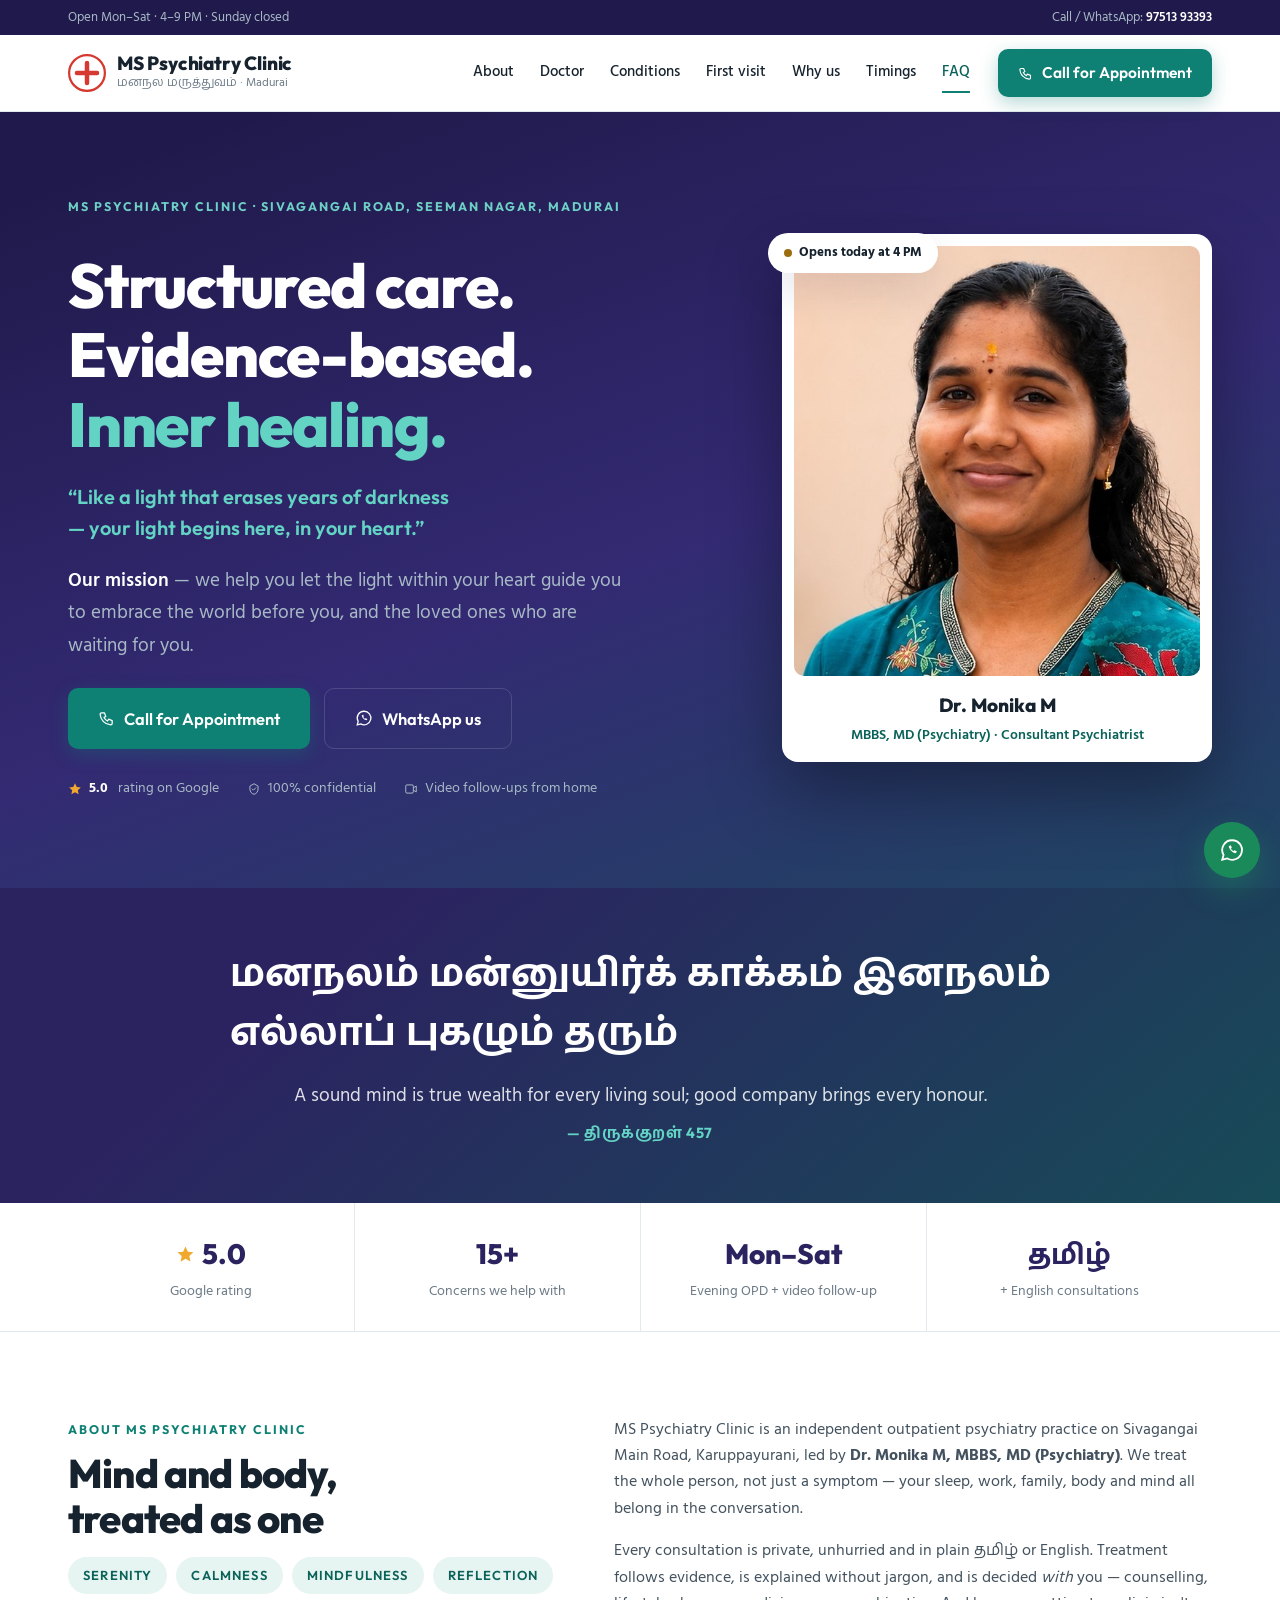
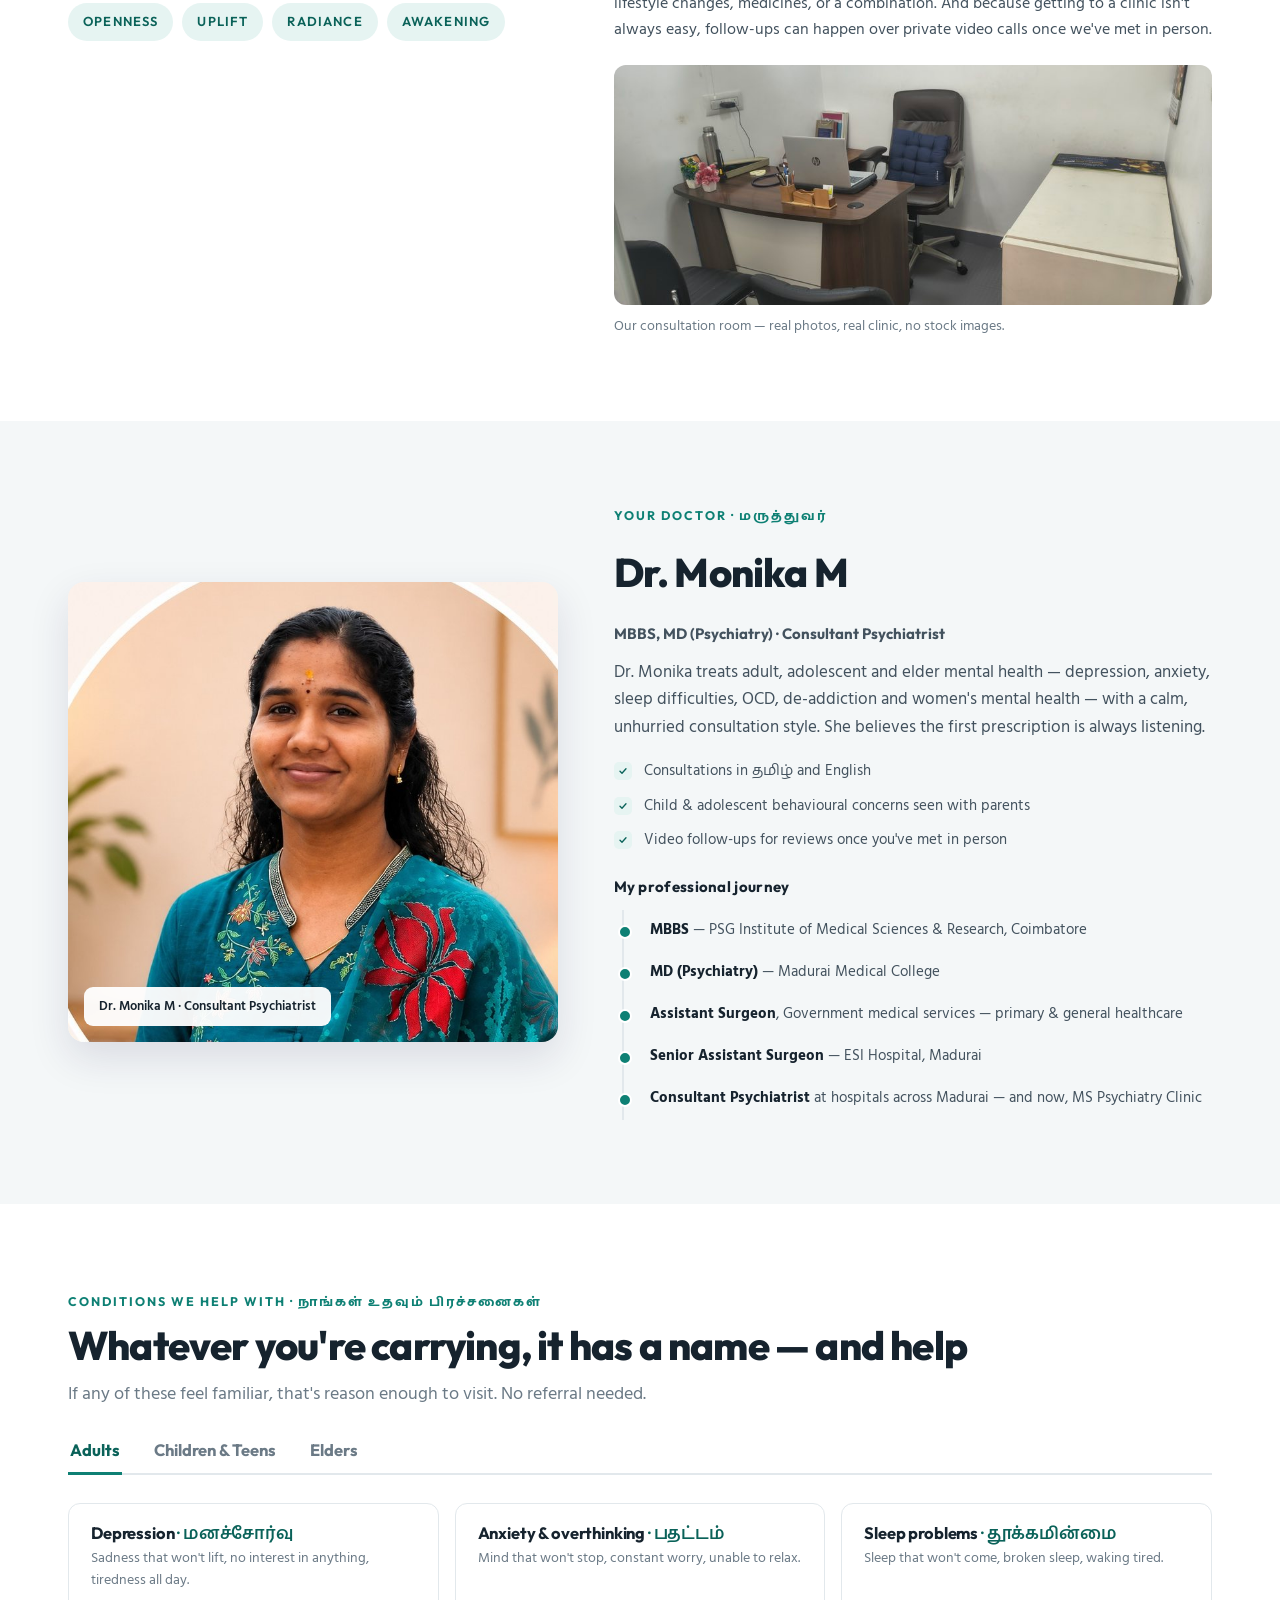
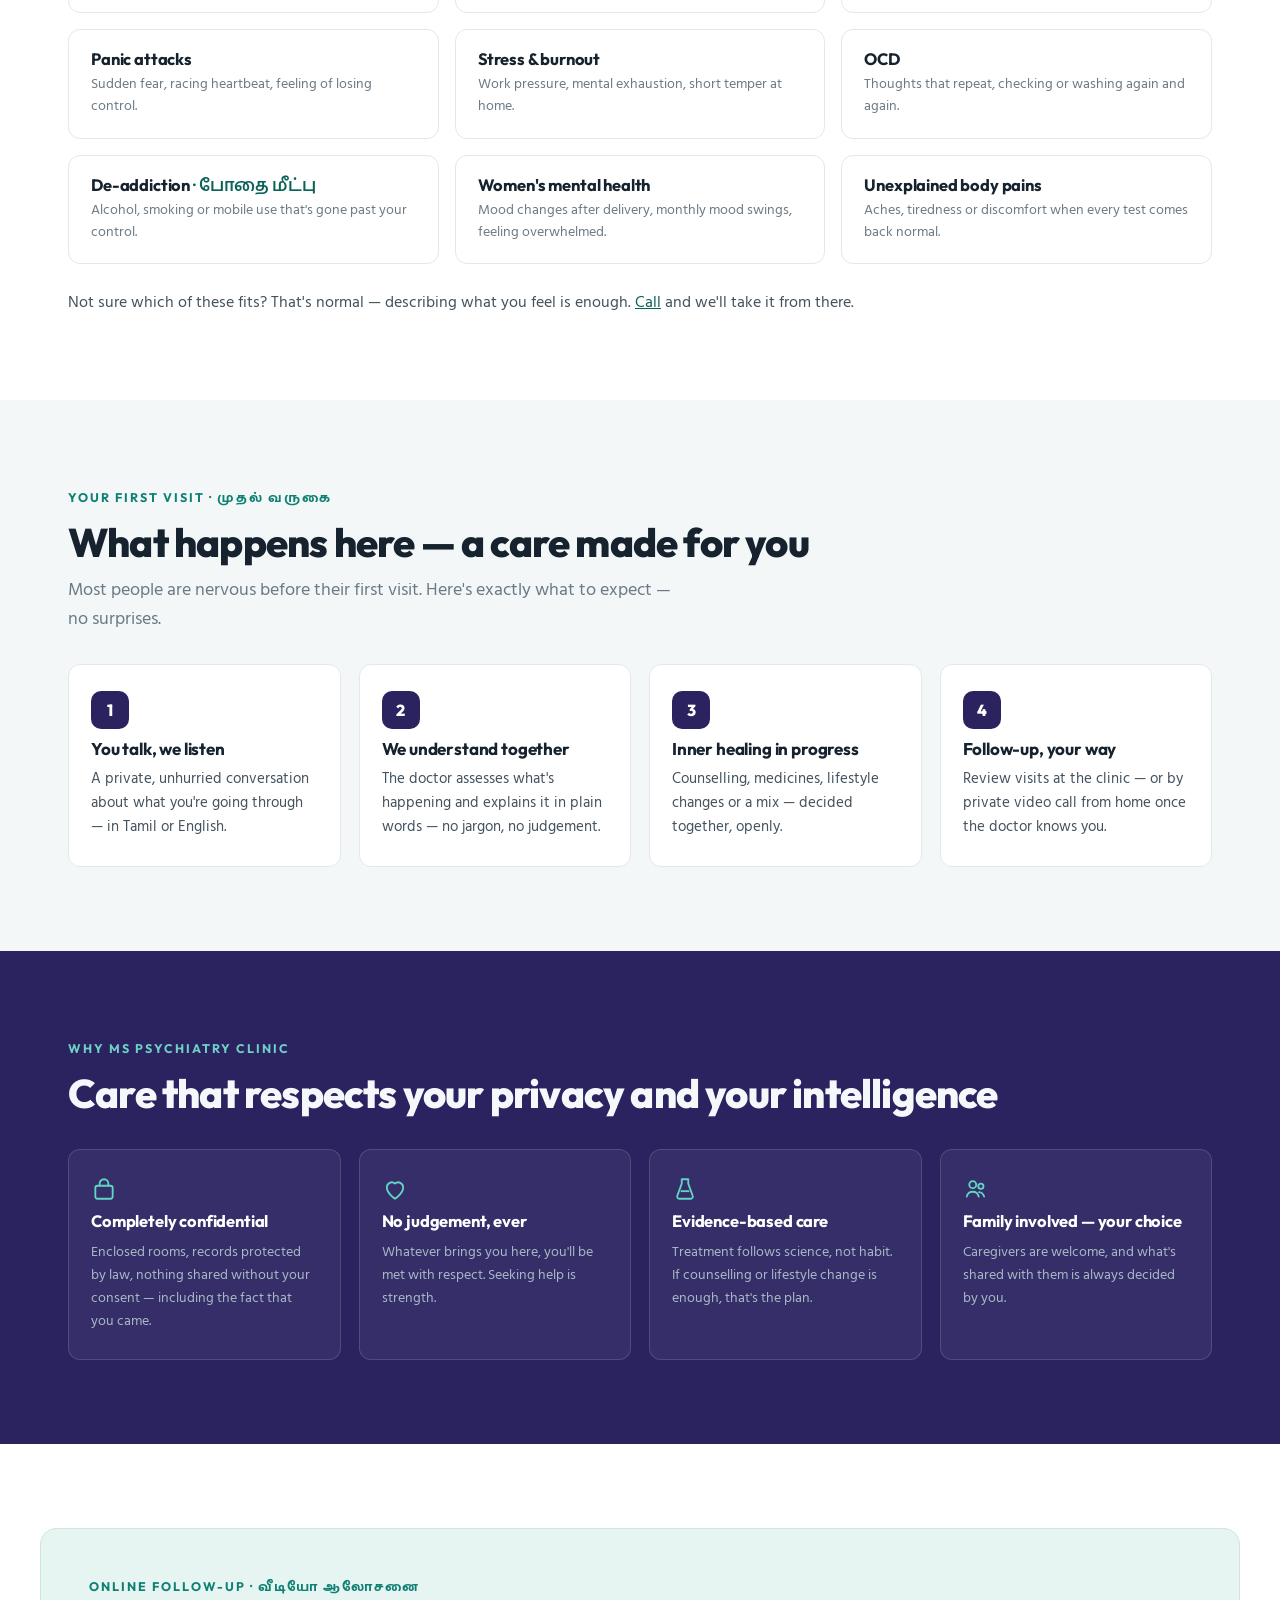
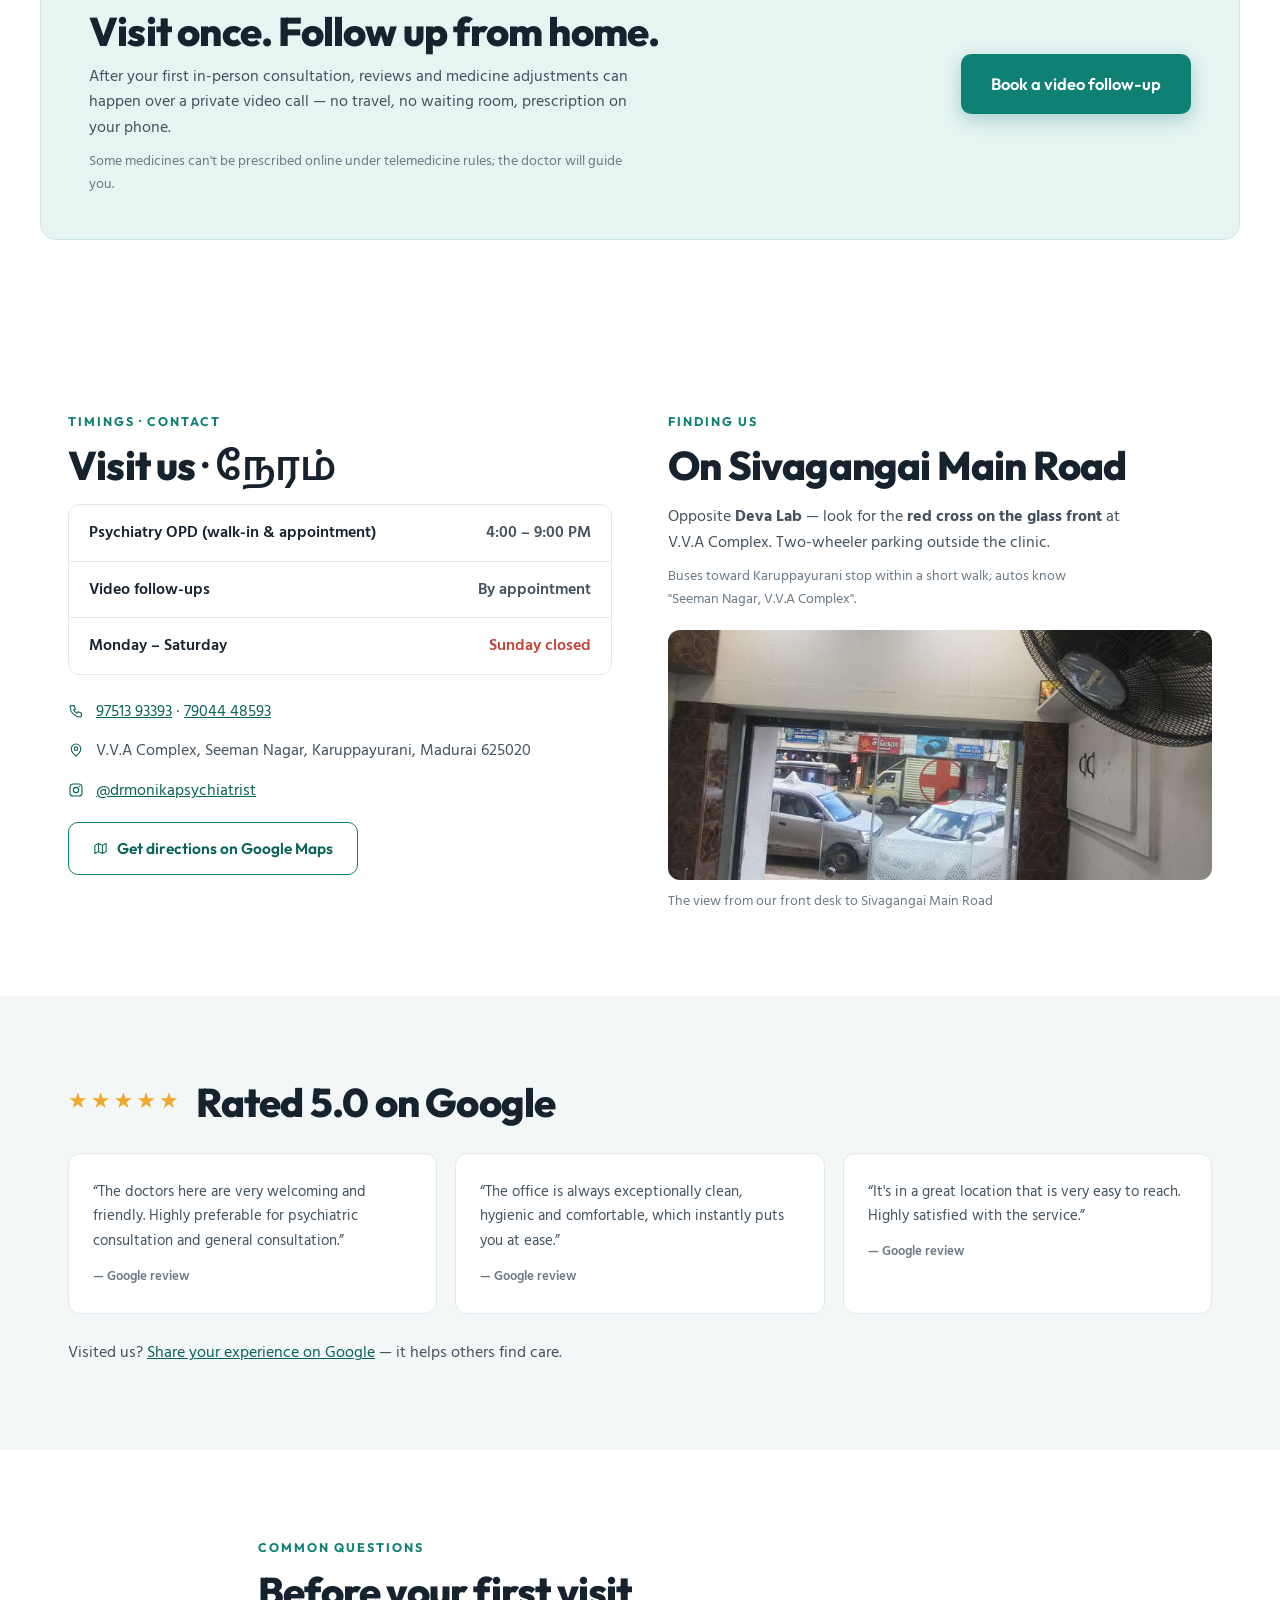
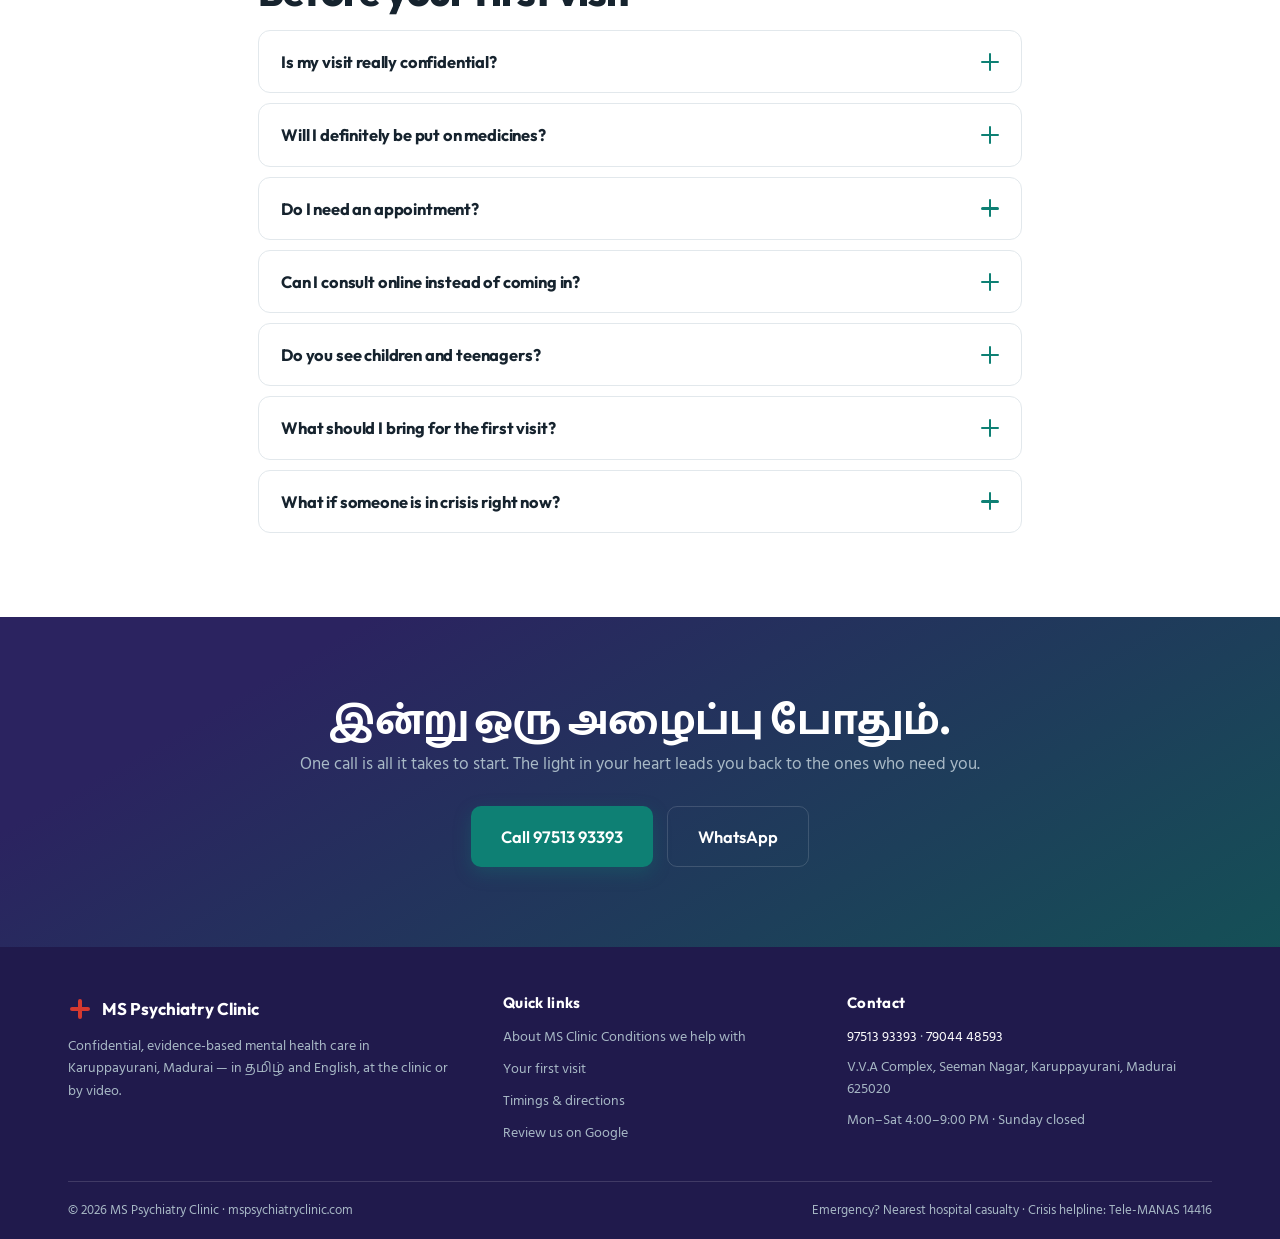
<file: index.html>
<!doctype html>
<html lang="en">
<head>
  <meta charset="utf-8">
  <meta name="viewport" content="width=device-width, initial-scale=1">
  <title>MS Psychiatry Clinic, Madurai — Confidential Mental Health Care | மனநல மருத்துவம்</title>
  <meta name="description" content="MS Psychiatry Clinic, Karuppayurani, Madurai — confidential psychiatric consultation by Dr. Monika M, MD (Psychiatry). Depression, anxiety, sleep, de-addiction, child &amp; elder mental health. Call 97513 93393.">
  <link rel="canonical" href="https://mspsychiatryclinic.com/">
  <meta property="og:title" content="MS Psychiatry Clinic, Madurai — Confidential Mental Health Care">
  <meta property="og:description" content="Talk to a psychiatrist in private, in Tamil or English. Evening OPD on Sivagangai Main Road, Karuppayurani — and video follow-ups from home.">
  <meta property="og:type" content="website">
  <meta property="og:url" content="https://mspsychiatryclinic.com/">
  <meta property="og:image" content="https://mspsychiatryclinic.com/assets/dr-monika-hero-v5.jpg">
  <link rel="icon" href="data:image/svg+xml,%3Csvg xmlns='http://www.w3.org/2000/svg' viewBox='0 0 24 24'%3E%3Ccircle cx='12' cy='12' r='11' fill='white' stroke='%23D5392F' stroke-width='1.5'/%3E%3Cpath d='M12 5v14M5 12h14' stroke='%23D5392F' stroke-width='3.4' stroke-linecap='round'/%3E%3C/svg%3E">
  <link rel="preconnect" href="https://fonts.googleapis.com">
  <link rel="preconnect" href="https://fonts.gstatic.com" crossorigin>
  <link rel="stylesheet" href="https://fonts.googleapis.com/css2?family=Outfit:wght@500;600;700;800&family=Hind+Madurai:wght@400;500;600;700&display=swap">
  <link rel="stylesheet" href="css/style.css?v=10">
  <script type="application/ld+json">
  {
    "@context": "https://schema.org",
    "@type": "MedicalClinic",
    "name": "MS Psychiatry Clinic",
    "alternateName": "MS Clinic Madurai",
    "url": "https://mspsychiatryclinic.com/",
    "image": "https://mspsychiatryclinic.com/assets/dr-monika-hero-v5.jpg",
    "telephone": "+91-97513-93393",
    "address": {
      "@type": "PostalAddress",
      "streetAddress": "V.V.A Complex, Seeman Nagar, Karuppayurani",
      "addressLocality": "Madurai",
      "addressRegion": "Tamil Nadu",
      "postalCode": "625020",
      "addressCountry": "IN"
    },
    "geo": { "@type": "GeoCoordinates", "latitude": 9.930453, "longitude": 78.1749287 },
    "openingHoursSpecification": [{
      "@type": "OpeningHoursSpecification",
      "dayOfWeek": ["Monday","Tuesday","Wednesday","Thursday","Friday","Saturday"],
      "opens": "16:00", "closes": "21:00"
    }],
    "medicalSpecialty": "Psychiatric",
    "physician": [{
      "@type": "Physician",
      "name": "Dr. Monika M",
      "medicalSpecialty": "Psychiatric",
      "description": "MBBS, MD (Psychiatry) — Consultant Psychiatrist"
    }]
  }
  </script>
</head>
<body>

<a class="skip-link" href="#conditions">Skip to content</a>

<div class="topbar">
  <div class="topbar-inner">
    <span class="topbar-loc">Open Mon–Sat · 4–9 PM · Sunday closed</span>
    <span>Call / WhatsApp: <a href="tel:+919751393393">97513 93393</a></span>
  </div>
</div>

<header class="site-header" id="top">
  <div class="container header-inner">
    <a class="brand" href="#top" aria-label="MS Psychiatry Clinic home">
      <svg width="38" height="38" viewBox="0 0 34 34" fill="none" aria-hidden="true"><circle cx="17" cy="17" r="16" stroke="#D5392F" stroke-width="2"/><path d="M17 8v18M8 17h18" stroke="#D5392F" stroke-width="4" stroke-linecap="round"/></svg>
      <span class="brand-text">
        <span class="brand-name">MS Psychiatry Clinic</span>
        <span class="brand-sub">மனநல மருத்துவம் · Madurai</span>
      </span>
    </a>
    <nav class="site-nav" aria-label="Main">
      <a href="#about">About</a>
      <a href="#doctor">Doctor</a>
      <a href="#conditions">Conditions</a>
      <a href="#visit">First visit</a>
      <a href="#why">Why us</a>
      <a href="#timings">Timings</a>
      <a href="#faq">FAQ</a>
    </nav>
    <a class="btn btn-primary btn-call" href="tel:+919751393393">
      <svg width="15" height="15" viewBox="0 0 24 24" fill="none" aria-hidden="true"><path d="M5 4h4l2 5-2.5 1.5a12 12 0 0 0 5 5L15 13l5 2v4a2 2 0 0 1-2 2A16 16 0 0 1 3 6a2 2 0 0 1 2-2z" stroke="currentColor" stroke-width="1.8" stroke-linejoin="round"/></svg>
      Call for Appointment
    </a>
    <button class="nav-toggle" aria-expanded="false" aria-controls="mobile-nav" aria-label="Menu">
      <span></span><span></span><span></span>
    </button>
  </div>
  <nav class="mobile-nav" id="mobile-nav" aria-label="Mobile">
    <a href="#about">About MS Clinic</a>
    <a href="#doctor">The doctor</a>
    <a href="#conditions">Conditions we help with</a>
    <a href="#visit">Your first visit</a>
    <a href="#why">Why MS Clinic</a>
    <a href="#timings">Timings &amp; contact</a>
    <a href="#faq">FAQ</a>
    <a class="btn btn-primary" href="tel:+919751393393">Call 97513 93393</a>
  </nav>
</header>

<main>

  <!-- ============ HERO ============ -->
  <section class="hero">
    <div class="container hero-grid">
      <div class="hero-copy reveal">
        <span class="eyebrow eyebrow-light">MS PSYCHIATRY CLINIC · SIVAGANGAI ROAD, SEEMAN NAGAR, MADURAI</span>
        <h1>Structured care.<br>Evidence-based.<br><span class="accent">Inner healing.</span></h1>
        <p class="hero-light-quote">“Like a light that erases years of darkness — your light begins here, in your heart.”</p>
        <p class="hero-mission"><strong>Our mission</strong> — we help you let the light within your heart guide you to embrace the world before you, and the loved ones who are waiting for you.</p>
        <div class="hero-ctas">
          <a class="btn btn-primary btn-lg" href="tel:+919751393393">
            <svg width="17" height="17" viewBox="0 0 24 24" fill="none" aria-hidden="true"><path d="M5 4h4l2 5-2.5 1.5a12 12 0 0 0 5 5L15 13l5 2v4a2 2 0 0 1-2 2A16 16 0 0 1 3 6a2 2 0 0 1 2-2z" stroke="currentColor" stroke-width="1.8" stroke-linejoin="round"/></svg>
            Call for Appointment
          </a>
          <a class="btn btn-ghost-light btn-lg" href="https://wa.me/919751393393?text=Vanakkam%2C%20I%20would%20like%20to%20book%20a%20consultation%20at%20MS%20Psychiatry%20Clinic." target="_blank" rel="noopener">
            <svg width="18" height="18" viewBox="0 0 24 24" fill="none" aria-hidden="true"><path d="M12 3a9 9 0 0 0-7.8 13.5L3 21l4.7-1.2A9 9 0 1 0 12 3z" stroke="currentColor" stroke-width="1.7"/><path d="M9 8.5c.4 2.9 3.6 6.1 6.5 6.5l1-1.8-2.3-1-1 .8a7 7 0 0 1-2.2-2.2l.8-1-1-2.3z" fill="currentColor"/></svg>
            WhatsApp us
          </a>
        </div>
        <ul class="trust-row" role="list">
          <li>
            <svg width="14" height="14" viewBox="0 0 24 24" fill="#F0A92E" aria-hidden="true"><path d="M12 2l3 6.5 7 .8-5.2 4.7 1.4 6.9L12 17.5 5.8 21l1.4-7L2 9.3l7-.8z"/></svg>
            <strong>5.0</strong>&nbsp;rating on Google
          </li>
          <li>
            <svg width="14" height="14" viewBox="0 0 24 24" fill="none" aria-hidden="true"><path d="M12 3l7 4v5c0 4.4-3 8.4-7 9-4-.6-7-4.6-7-9V7z" stroke="currentColor" stroke-width="1.7" stroke-linejoin="round"/><path d="M9 12l2 2 4-4" stroke="currentColor" stroke-width="1.7" stroke-linecap="round" stroke-linejoin="round"/></svg>
            100% confidential
          </li>
          <li>
            <svg width="14" height="14" viewBox="0 0 24 24" fill="none" aria-hidden="true"><rect x="3" y="5" width="13" height="14" rx="2" stroke="currentColor" stroke-width="1.7"/><path d="M16 10l5-3v10l-5-3" stroke="currentColor" stroke-width="1.7" stroke-linejoin="round"/></svg>
            Video follow-ups from home
          </li>
        </ul>
      </div>
      <div class="hero-card reveal">
        <p class="hero-badge" id="open-status" hidden><span class="dot" aria-hidden="true"></span><span id="open-status-text"></span></p>
        <figure class="hero-card-photo">
          <img src="assets/dr-monika-hero-v5.jpg" alt="Dr. Monika M, Consultant Psychiatrist at MS Psychiatry Clinic, Madurai" width="430" height="430" loading="eager">
          <figcaption class="hero-card-name">
            <span class="n">Dr. Monika M</span>
            <span class="q">MBBS, MD (Psychiatry) · Consultant Psychiatrist</span>
          </figcaption>
        </figure>
      </div>
    </div>
  </section>

  <!-- ============ KURAL ============ -->
  <section class="kural-band" aria-label="Thirukkural on mental wellness">
    <div class="container reveal">
      <p class="kural-text" lang="ta">மனநலம் மன்னுயிர்க் காக்கம் இனநலம்<br>எல்லாப் புகழும் தரும்</p>
      <p class="kural-meaning">A sound mind is true wealth for every living soul; good company brings every honour.</p>
      <p class="kural-cite" lang="ta">— திருக்குறள் 457</p>
    </div>
  </section>

  <!-- ============ STATS ============ -->
  <div class="stats-band">
    <div class="container stats-grid reveal-group">
      <div class="stat"><span class="stat-value"><svg width="19" height="19" viewBox="0 0 24 24" fill="#F0A92E" aria-hidden="true"><path d="M12 2l3 6.5 7 .8-5.2 4.7 1.4 6.9L12 17.5 5.8 21l1.4-7L2 9.3l7-.8z"/></svg>5.0</span><span class="stat-label">Google rating</span></div>
      <div class="stat"><span class="stat-value">15+</span><span class="stat-label">Concerns we help with</span></div>
      <div class="stat"><span class="stat-value">Mon–Sat</span><span class="stat-label">Evening OPD + video follow-up</span></div>
      <div class="stat"><span class="stat-value" lang="ta">தமிழ்</span><span class="stat-label">+ English consultations</span></div>
    </div>
  </div>

  <!-- ============ ABOUT ============ -->
  <section class="section" id="about">
    <div class="container about-grid">
      <div class="reveal">
        <span class="eyebrow">ABOUT MS PSYCHIATRY CLINIC</span>
        <h2>Mind and body, treated as one</h2>
        <ul class="word-row" role="list" aria-label="What care here feels like">
          <li>Serenity</li><li>Calmness</li><li>Mindfulness</li><li>Reflection</li><li>Openness</li><li>Uplift</li><li>Radiance</li><li>Awakening</li>
        </ul>
      </div>
      <div class="about-copy reveal">
        <p>MS Psychiatry Clinic is an independent outpatient psychiatry practice on Sivagangai Main Road, Karuppayurani, led by <strong>Dr. Monika M, MBBS, MD (Psychiatry)</strong>. We treat the whole person, not just a symptom — your sleep, work, family, body and mind all belong in the conversation.</p>
        <p>Every consultation is private, unhurried and in plain தமிழ் or English. Treatment follows evidence, is explained without jargon, and is decided <em>with</em> you — counselling, lifestyle changes, medicines, or a combination. And because getting to a clinic isn't always easy, follow-ups can happen over private video calls once we've met in person.</p>
        <figure class="about-photo">
          <img src="assets/consult.jpg" alt="Consultation room at MS Psychiatry Clinic" width="560" height="240" loading="lazy">
          <figcaption>Our consultation room — real photos, real clinic, no stock images.</figcaption>
        </figure>
      </div>
    </div>
  </section>

  <!-- ============ DOCTOR ============ -->
  <section class="section section-alt" id="doctor">
    <div class="container doctor-grid">
      <figure class="doctor-photo-wrap reveal">
        <img src="assets/dr-monika-doctor-v1.jpg" alt="Dr. Monika M, Consultant Psychiatrist at MS Psychiatry Clinic, Madurai" width="520" height="460" loading="lazy">
        <figcaption>Dr. Monika M · Consultant Psychiatrist</figcaption>
      </figure>
      <div class="doctor-copy reveal">
        <span class="eyebrow">YOUR DOCTOR · மருத்துவர்</span>
        <h2>Dr. Monika M</h2>
        <p class="doctor-quals">MBBS, MD (Psychiatry) · Consultant Psychiatrist</p>
        <p>Dr. Monika treats adult, adolescent and elder mental health — depression, anxiety, sleep difficulties, OCD, de-addiction and women's mental health — with a calm, unhurried consultation style. She believes the first prescription is always listening.</p>
        <ul class="doctor-points" role="list">
          <li>Consultations in தமிழ் and English</li>
          <li>Child &amp; adolescent behavioural concerns seen with parents</li>
          <li>Video follow-ups for reviews once you've met in person</li>
        </ul>
        <h3 class="journey-title">My professional journey</h3>
        <ol class="doctor-journey" role="list">
          <li><strong>MBBS</strong> — PSG Institute of Medical Sciences &amp; Research, Coimbatore</li>
          <li><strong>MD (Psychiatry)</strong> — Madurai Medical College</li>
          <li><strong>Assistant Surgeon</strong>, Government medical services — primary &amp; general healthcare</li>
          <li><strong>Senior Assistant Surgeon</strong> — ESI Hospital, Madurai</li>
          <li><strong>Consultant Psychiatrist</strong> at hospitals across Madurai — and now, MS Psychiatry Clinic</li>
        </ol>
      </div>
    </div>
  </section>

  <!-- ============ CONDITIONS ============ -->
  <section class="section" id="conditions">
    <div class="container">
      <span class="eyebrow reveal">CONDITIONS WE HELP WITH · நாங்கள் உதவும் பிரச்சனைகள்</span>
      <h2 class="reveal">Whatever you're carrying, it has a name — and help</h2>
      <p class="section-lede reveal">If any of these feel familiar, that's reason enough to visit. No referral needed.</p>

      <div class="tabs reveal" data-tabs>
        <div class="tablist" role="tablist" aria-label="Conditions by age group">
          <button class="tab is-active" id="tab-adults" role="tab" aria-selected="true" aria-controls="panel-adults">Adults</button>
          <button class="tab" id="tab-children" role="tab" aria-selected="false" aria-controls="panel-children" tabindex="-1">Children &amp; Teens</button>
          <button class="tab" id="tab-elders" role="tab" aria-selected="false" aria-controls="panel-elders" tabindex="-1">Elders</button>
        </div>

        <div class="tabpanel is-active" id="panel-adults" role="tabpanel" aria-labelledby="tab-adults">
          <div class="condition-grid">
            <div class="condition-card"><h3>Depression <span lang="ta">· மனச்சோர்வு</span></h3><p>Sadness that won't lift, no interest in anything, tiredness all day.</p></div>
            <div class="condition-card"><h3>Anxiety &amp; overthinking <span lang="ta">· பதட்டம்</span></h3><p>Mind that won't stop, constant worry, unable to relax.</p></div>
            <div class="condition-card"><h3>Sleep problems <span lang="ta">· தூக்கமின்மை</span></h3><p>Sleep that won't come, broken sleep, waking tired.</p></div>
            <div class="condition-card"><h3>Panic attacks</h3><p>Sudden fear, racing heartbeat, feeling of losing control.</p></div>
            <div class="condition-card"><h3>Stress &amp; burnout</h3><p>Work pressure, mental exhaustion, short temper at home.</p></div>
            <div class="condition-card"><h3>OCD</h3><p>Thoughts that repeat, checking or washing again and again.</p></div>
            <div class="condition-card"><h3>De-addiction <span lang="ta">· போதை மீட்பு</span></h3><p>Alcohol, smoking or mobile use that's gone past your control.</p></div>
            <div class="condition-card"><h3>Women's mental health</h3><p>Mood changes after delivery, monthly mood swings, feeling overwhelmed.</p></div>
            <div class="condition-card"><h3>Unexplained body pains</h3><p>Aches, tiredness or discomfort when every test comes back normal.</p></div>
          </div>
        </div>

        <div class="tabpanel" id="panel-children" role="tabpanel" aria-labelledby="tab-children" hidden>
          <div class="condition-grid">
            <div class="condition-card"><h3>Focus &amp; hyperactivity</h3><p>Can't sit still, poor concentration, school complaints.</p></div>
            <div class="condition-card"><h3>Behaviour &amp; mood changes</h3><p>Sudden anger, withdrawal, refusing school.</p></div>
            <div class="condition-card"><h3>Exam stress</h3><p>Fear of exams, blanking out, pressure that's become too much.</p></div>
            <div class="condition-card"><h3>Mobile &amp; gaming overuse</h3><p>Screens taking over sleep, studies and family time.</p></div>
          </div>
          <p class="panel-footnote">A parent or guardian always joins the consultation for anyone under 18.</p>
        </div>

        <div class="tabpanel" id="panel-elders" role="tabpanel" aria-labelledby="tab-elders" hidden>
          <div class="condition-grid">
            <div class="condition-card"><h3>Memory problems <span lang="ta">· மறதி</span></h3><p>Forgetting names and places, repeating questions, losing things.</p></div>
            <div class="condition-card"><h3>Loneliness &amp; low mood</h3><p>Withdrawn, tearful, no interest in food or family.</p></div>
            <div class="condition-card"><h3>Sleep changes</h3><p>Awake at night, sleepy all day, restlessness.</p></div>
            <div class="condition-card"><h3>Suspicion &amp; confusion</h3><p>New suspiciousness, talking to self, seeing or hearing things.</p></div>
          </div>
        </div>
      </div>
      <p class="conditions-note reveal">Not sure which of these fits? That's normal — describing what you feel is enough. <a href="tel:+919751393393">Call</a> and we'll take it from there.</p>
    </div>
  </section>

  <!-- ============ FIRST VISIT ============ -->
  <section class="section section-alt" id="visit">
    <div class="container">
      <span class="eyebrow reveal">YOUR FIRST VISIT · முதல் வருகை</span>
      <h2 class="reveal">What happens here — a care made for you</h2>
      <p class="section-lede reveal">Most people are nervous before their first visit. Here's exactly what to expect — no surprises.</p>
      <ol class="journey reveal-group" role="list">
        <li class="journey-step">
          <span class="step-num">1</span>
          <h3>You talk, we listen</h3>
          <p>A private, unhurried conversation about what you're going through — in Tamil or English.</p>
        </li>
        <li class="journey-step">
          <span class="step-num">2</span>
          <h3>We understand together</h3>
          <p>The doctor assesses what's happening and explains it in plain words — no jargon, no judgement.</p>
        </li>
        <li class="journey-step">
          <span class="step-num">3</span>
          <h3>Inner healing in progress</h3>
          <p>Counselling, medicines, lifestyle changes or a mix — decided together, openly.</p>
        </li>
        <li class="journey-step">
          <span class="step-num">4</span>
          <h3>Follow-up, your way</h3>
          <p>Review visits at the clinic — or by private video call from home once the doctor knows you.</p>
        </li>
      </ol>
    </div>
  </section>

  <!-- ============ WHY US ============ -->
  <section class="section section-dark" id="why">
    <div class="container">
      <span class="eyebrow eyebrow-light reveal">WHY MS PSYCHIATRY CLINIC</span>
      <h2 class="on-dark reveal">Care that respects your privacy and your intelligence</h2>
      <div class="why-grid reveal-group">
        <div class="why-card">
          <svg width="26" height="26" viewBox="0 0 24 24" fill="none" aria-hidden="true"><rect x="4" y="9" width="16" height="12" rx="2" stroke="currentColor" stroke-width="1.7"/><path d="M8 9V7a4 4 0 1 1 8 0v2" stroke="currentColor" stroke-width="1.7"/></svg>
          <h3>Completely confidential</h3>
          <p>Enclosed rooms, records protected by law, nothing shared without your consent — including the fact that you came.</p>
        </div>
        <div class="why-card">
          <svg width="26" height="26" viewBox="0 0 24 24" fill="none" aria-hidden="true"><path d="M12 21s-7.5-5-7.5-10.5A4.5 4.5 0 0 1 12 7a4.5 4.5 0 0 1 7.5 3.5C19.5 16 12 21 12 21z" stroke="currentColor" stroke-width="1.7" stroke-linejoin="round"/></svg>
          <h3>No judgement, ever</h3>
          <p>Whatever brings you here, you'll be met with respect. Seeking help is strength.</p>
        </div>
        <div class="why-card">
          <svg width="26" height="26" viewBox="0 0 24 24" fill="none" aria-hidden="true"><path d="M9 3h6v4l4 11a2 2 0 0 1-2 3H7a2 2 0 0 1-2-3L9 7z" stroke="currentColor" stroke-width="1.7" stroke-linejoin="round"/><path d="M8 14h8" stroke="currentColor" stroke-width="1.7"/></svg>
          <h3>Evidence-based care</h3>
          <p>Treatment follows science, not habit. If counselling or lifestyle change is enough, that's the plan.</p>
        </div>
        <div class="why-card">
          <svg width="26" height="26" viewBox="0 0 24 24" fill="none" aria-hidden="true"><circle cx="9" cy="8" r="3.2" stroke="currentColor" stroke-width="1.7"/><circle cx="16.5" cy="9.5" r="2.4" stroke="currentColor" stroke-width="1.7"/><path d="M3.5 19c.6-3 2.8-4.5 5.5-4.5s4.9 1.5 5.5 4.5M14.8 14.9c2.2.2 3.9 1.5 4.7 4.1" stroke="currentColor" stroke-width="1.7" stroke-linecap="round"/></svg>
          <h3>Family involved — your choice</h3>
          <p>Caregivers are welcome, and what's shared with them is always decided by you.</p>
        </div>
      </div>
    </div>
  </section>

  <!-- ============ ONLINE FOLLOW-UP ============ -->
  <section class="section" id="online">
    <div class="container online-strip reveal">
      <div>
        <span class="eyebrow">ONLINE FOLLOW-UP · வீடியோ ஆலோசனை</span>
        <h2>Visit once. Follow up from home.</h2>
        <p>After your first in-person consultation, reviews and medicine adjustments can happen over a private video call — no travel, no waiting room, prescription on your phone. <span class="fine-inline">Some medicines can't be prescribed online under telemedicine rules; the doctor will guide you.</span></p>
      </div>
      <div>
        <!-- TODO: replace href with the Eka Care / booking page URL when live -->
        <a class="btn btn-primary btn-lg" href="https://wa.me/919751393393?text=I%20would%20like%20to%20book%20an%20online%20follow-up." target="_blank" rel="noopener">Book a video follow-up</a>
      </div>
    </div>
  </section>

  <!-- ============ TIMINGS + CONTACT ============ -->
  <section class="section" id="timings">
    <div class="container timing-grid">
      <div class="reveal">
        <span class="eyebrow">TIMINGS · CONTACT</span>
        <h2>Visit us <span lang="ta" style="font-weight: 600">· நேரம்</span></h2>
        <table class="timing-table">
          <tbody>
            <!-- TODO: confirm final psychiatry OPD hours with the clinic -->
            <tr><th scope="row">Psychiatry OPD (walk-in &amp; appointment)</th><td>4:00 – 9:00 PM</td></tr>
            <tr><th scope="row">Video follow-ups</th><td>By appointment</td></tr>
            <tr><th scope="row">Monday – Saturday</th><td class="closed">Sunday closed</td></tr>
          </tbody>
        </table>
        <ul class="contact-list" role="list">
          <li>
            <svg width="16" height="16" viewBox="0 0 24 24" fill="none" aria-hidden="true"><path d="M5 4h4l2 5-2.5 1.5a12 12 0 0 0 5 5L15 13l5 2v4a2 2 0 0 1-2 2A16 16 0 0 1 3 6a2 2 0 0 1 2-2z" stroke="currentColor" stroke-width="1.7" stroke-linejoin="round"/></svg>
            <span><a href="tel:+919751393393">97513 93393</a>&nbsp;·&nbsp;<a href="tel:+917904448593">79044 48593</a></span>
          </li>
          <li>
            <svg width="16" height="16" viewBox="0 0 24 24" fill="none" aria-hidden="true"><path d="M12 21s-7-5.5-7-11a7 7 0 1 1 14 0c0 5.5-7 11-7 11z" stroke="currentColor" stroke-width="1.7"/><circle cx="12" cy="10" r="2.6" stroke="currentColor" stroke-width="1.7"/></svg>
            <span>V.V.A Complex, Seeman Nagar, Karuppayurani, Madurai 625020</span>
          </li>
          <li>
            <svg width="16" height="16" viewBox="0 0 24 24" fill="none" aria-hidden="true"><rect x="3" y="3" width="18" height="18" rx="5" stroke="currentColor" stroke-width="1.7"/><circle cx="12" cy="12" r="4" stroke="currentColor" stroke-width="1.7"/><circle cx="17.2" cy="6.8" r="1.2" fill="currentColor"/></svg>
            <a href="https://www.instagram.com/drmonikapsychiatrist" target="_blank" rel="noopener">@drmonikapsychiatrist</a>
          </li>
        </ul>
        <a class="btn btn-outline" href="https://www.google.com/maps/search/?api=1&query=MS%20Psychiatry%20Clinic%20Seeman%20Nagar%20Karuppayurani%20Madurai" target="_blank" rel="noopener">
          <svg width="15" height="15" viewBox="0 0 24 24" fill="none" aria-hidden="true"><path d="M3 7l6-3 6 3 6-3v13l-6 3-6-3-6 3z" stroke="currentColor" stroke-width="1.7" stroke-linejoin="round"/><path d="M9 4v13M15 7v13" stroke="currentColor" stroke-width="1.7"/></svg>
          Get directions on Google Maps
        </a>
      </div>
      <div class="reveal">
        <span class="eyebrow">FINDING US</span>
        <h2>On Sivagangai Main Road</h2>
        <div class="finding-note">
          <p>Opposite <strong>Deva Lab</strong> — look for the <strong>red cross on the glass front</strong> at V.V.A Complex. Two-wheeler parking outside the clinic.</p>
          <p class="finding-transit">Buses toward Karuppayurani stop within a short walk; autos know "Seeman Nagar, V.V.A Complex".</p>
        </div>
        <figure class="finding-photo">
          <img src="assets/lobby.jpg" alt="View from inside MS Psychiatry Clinic toward Sivagangai Main Road" width="560" height="250" loading="lazy">
          <figcaption>The view from our front desk to Sivagangai Main Road</figcaption>
        </figure>
      </div>
    </div>
  </section>

  <!-- ============ REVIEWS ============ -->
  <section class="section section-alt" id="reviews">
    <div class="container">
      <div class="rating-head reveal">
        <span class="stars" aria-label="5 out of 5 stars">★★★★★</span>
        <h2>Rated 5.0 on Google</h2>
      </div>
      <div class="review-grid reveal-group">
        <blockquote class="review-card">
          <p>“The doctors here are very welcoming and friendly. Highly preferable for psychiatric consultation and general consultation.”</p>
          <cite>— Google review</cite>
        </blockquote>
        <blockquote class="review-card">
          <p>“The office is always exceptionally clean, hygienic and comfortable, which instantly puts you at ease.”</p>
          <cite>— Google review</cite>
        </blockquote>
        <blockquote class="review-card">
          <p>“It's in a great location that is very easy to reach. Highly satisfied with the service.”</p>
          <cite>— Google review</cite>
        </blockquote>
      </div>
      <p class="review-cta reveal">Visited us? <a href="https://g.page/r/CeFRqTSVjq4PEBM/review" target="_blank" rel="noopener">Share your experience on Google</a> — it helps others find care.</p>
    </div>
  </section>

  <!-- ============ FAQ ============ -->
  <section class="section" id="faq">
    <div class="container container-narrow">
      <span class="eyebrow reveal">COMMON QUESTIONS</span>
      <h2 class="reveal">Before your first visit</h2>
      <div class="faq reveal">
        <details>
          <summary>Is my visit really confidential? <span class="faq-icon" aria-hidden="true"></span></summary>
          <p>Completely. Mental-health records are confidential by law, consultation rooms are enclosed, and nothing about your visit — including the fact that you came — is shared with anyone without your consent.</p>
        </details>
        <details>
          <summary>Will I definitely be put on medicines? <span class="faq-icon" aria-hidden="true"></span></summary>
          <p>No. Treatment is planned after understanding you — sometimes it's counselling, sometimes lifestyle changes, sometimes medicines, often a combination. If medicines are advised, the reasons, duration and side effects are explained openly, and the decision is made with you.</p>
        </details>
        <details>
          <summary>Do I need an appointment? <span class="faq-icon" aria-hidden="true"></span></summary>
          <p>Walk-ins are welcome during OPD hours, but a quick call or WhatsApp to 97513 93393 saves you waiting time.</p>
        </details>
        <details>
          <summary>Can I consult online instead of coming in? <span class="faq-icon" aria-hidden="true"></span></summary>
          <p>The first consultation is in person — that's both good medicine and what telemedicine rules require for many treatments. After that, follow-ups can happen over private video calls, with prescriptions sent to your phone.</p>
        </details>
        <details>
          <summary>Do you see children and teenagers? <span class="faq-icon" aria-hidden="true"></span></summary>
          <p>Yes — focus and behaviour concerns, exam stress, screen overuse and mood changes. A parent or guardian always joins the consultation for anyone under 18.</p>
        </details>
        <details>
          <summary>What should I bring for the first visit? <span class="faq-icon" aria-hidden="true"></span></summary>
          <p>Any previous prescriptions or reports if you have them. If you don't, that's fine — just come. Describing what you're feeling is enough to begin.</p>
        </details>
        <details>
          <summary>What if someone is in crisis right now? <span class="faq-icon" aria-hidden="true"></span></summary>
          <p>If someone has harmed themselves or is in immediate danger, go to the nearest hospital casualty now. For urgent emotional support anywhere in India, call <strong>Tele-MANAS 14416</strong> — the Government of India's free, 24×7 mental-health helpline in Tamil and English. Then let us help with ongoing care.</p>
        </details>
      </div>
    </div>
  </section>

  <!-- ============ BOTTOM CTA ============ -->
  <section class="bottom-cta">
    <div class="container reveal">
      <h2 lang="ta">இன்று ஒரு அழைப்பு போதும்.</h2>
      <p>One call is all it takes to start. The light in your heart leads you back to the ones who need you.</p>
      <div class="hero-ctas center">
        <a class="btn btn-primary btn-lg" href="tel:+919751393393">Call 97513 93393</a>
        <a class="btn btn-ghost-light btn-lg" href="https://wa.me/919751393393" target="_blank" rel="noopener">WhatsApp</a>
      </div>
    </div>
  </section>

</main>

<footer class="site-footer">
  <div class="container">
    <div class="footer-grid">
      <div class="footer-col">
        <div class="footer-brand">
          <svg width="24" height="24" viewBox="0 0 24 24" fill="none" aria-hidden="true"><path d="M12 4v16M4 12h16" stroke="#D5392F" stroke-width="4" stroke-linecap="round"/></svg>
          <strong>MS Psychiatry Clinic</strong>
        </div>
        <p>Confidential, evidence-based mental health care in Karuppayurani, Madurai — in தமிழ் and English, at the clinic or by video.</p>
      </div>
      <div class="footer-col">
        <h3>Quick links</h3>
        <ul class="footer-links">
          <li><a href="#about">About MS Clinic</a> <a href="#conditions">Conditions we help with</a></li>
          <li><a href="#visit">Your first visit</a></li>
          <li><a href="#timings">Timings &amp; directions</a></li>
          <li><a href="https://g.page/r/CeFRqTSVjq4PEBM/review" target="_blank" rel="noopener">Review us on Google</a></li>
        </ul>
      </div>
      <div class="footer-col">
        <h3>Contact</h3>
        <p><a href="tel:+919751393393" style="color: #fff; text-decoration: none">97513 93393</a> · <a href="tel:+917904448593" style="color: #fff; text-decoration: none">79044 48593</a></p>
        <p>V.V.A Complex, Seeman Nagar, Karuppayurani, Madurai 625020</p>
        <p>Mon–Sat 4:00–9:00 PM · Sunday closed</p>
      </div>
    </div>
    <div class="footer-bottom">
      <span>© <span id="year">2026</span> MS Psychiatry Clinic · mspsychiatryclinic.com</span>
      <span>Emergency? Nearest hospital casualty · Crisis helpline: Tele-MANAS 14416</span>
    </div>
  </div>
</footer>

<nav class="action-bar" aria-label="Quick actions">
  <a class="action-call" href="tel:+919751393393">
    <svg width="15" height="15" viewBox="0 0 24 24" fill="none" aria-hidden="true"><path d="M5 4h4l2 5-2.5 1.5a12 12 0 0 0 5 5L15 13l5 2v4a2 2 0 0 1-2 2A16 16 0 0 1 3 6a2 2 0 0 1 2-2z" stroke="currentColor" stroke-width="1.8" stroke-linejoin="round"/></svg>
    Call
  </a>
  <a class="action-wa" href="https://wa.me/919751393393" target="_blank" rel="noopener">
    <svg width="16" height="16" viewBox="0 0 24 24" fill="none" aria-hidden="true"><path d="M12 3a9 9 0 0 0-7.8 13.5L3 21l4.7-1.2A9 9 0 1 0 12 3z" stroke="currentColor" stroke-width="1.7"/><path d="M9 8.5c.4 2.9 3.6 6.1 6.5 6.5l1-1.8-2.3-1-1 .8a7 7 0 0 1-2.2-2.2l.8-1-1-2.3z" fill="currentColor"/></svg>
    WhatsApp
  </a>
  <a class="action-map" href="https://www.google.com/maps/search/?api=1&query=MS%20Psychiatry%20Clinic%20Seeman%20Nagar%20Karuppayurani%20Madurai" target="_blank" rel="noopener">
    <svg width="15" height="15" viewBox="0 0 24 24" fill="none" aria-hidden="true"><path d="M12 21s-7-5.5-7-11a7 7 0 1 1 14 0c0 5.5-7 11-7 11z" stroke="currentColor" stroke-width="1.7"/><circle cx="12" cy="10" r="2.6" stroke="currentColor" stroke-width="1.7"/></svg>
    Directions
  </a>
</nav>

<a class="whatsapp-fab" href="https://wa.me/919751393393" target="_blank" rel="noopener" aria-label="Chat on WhatsApp">
  <svg width="26" height="26" viewBox="0 0 24 24" fill="none" aria-hidden="true"><path d="M12 3a9 9 0 0 0-7.8 13.5L3 21l4.7-1.2A9 9 0 1 0 12 3z" stroke="#fff" stroke-width="1.7"/><path d="M9 8.5c.4 2.9 3.6 6.1 6.5 6.5l1-1.8-2.3-1-1 .8a7 7 0 0 1-2.2-2.2l.8-1-1-2.3z" fill="#fff"/></svg>
</a>


<script src="js/main.js?v=4"></script>
</body>
</html>
</file>
<file: css/style.css>
/* MS Psychiatry Clinic — v4 "Deep Teal Professional"
   Wide, mission-led medical layout. Navy/teal confidence, clean cards,
   no decorative motifs. Outfit headings + Hind Madurai body (Tamil-safe). */

:root {
  --navy: #2B2360;
  --navy-2: #201A4C;
  --teal: #0E8074;
  --teal-deep: #0A6259;
  --teal-tint: #E6F4F2;
  --page: #FFFFFF;
  --alt: #F4F7F8;
  --ink: #16232E;
  --body: #43525E;
  --muted: #6B7A86;
  --line: #E2E8EC;
  --line-dark: rgba(255, 255, 255, 0.14);
  --on-dark: #F4F8FA;
  --on-dark-muted: #A8B9C6;
  --star: #F0A92E;
  --wa: #1B8A5A;
  --cross: #D5392F;
  --danger: #C24438;
  --amber: #9C6D0F;
  --green-tint: #E4F3EC;
  --font-display: 'Outfit', 'Hind Madurai', system-ui, sans-serif;
  --font-body: 'Hind Madurai', 'Noto Sans Tamil', system-ui, sans-serif;
  --radius: 12px;
  --radius-lg: 16px;
  --shadow-sm: 0 2px 10px rgba(32, 26, 76, 0.06);
  --shadow: 0 16px 40px rgba(32, 26, 76, 0.12);
  --container: 1200px;
}

* { box-sizing: border-box; }
html { scroll-behavior: smooth; scroll-padding-top: 96px; }
@media (prefers-reduced-motion: reduce) {
  html { scroll-behavior: auto; }
  .reveal, .reveal-group > * { opacity: 1 !important; transform: none !important; transition: none !important; }
}

body {
  margin: 0;
  background: var(--page);
  color: var(--ink);
  font-family: var(--font-body);
  font-size: 16.5px;
  line-height: 1.65;
  -webkit-font-smoothing: antialiased;
}

img { max-width: 100%; display: block; }
a { color: var(--teal-deep); }
::selection { background: var(--teal-tint); }

.container { max-width: var(--container); margin: 0 auto; padding: 0 28px; }
.container-narrow { max-width: 820px; }

.skip-link { position: absolute; left: -9999px; top: 0; background: var(--teal); color: #fff; padding: 10px 18px; z-index: 100; }
.skip-link:focus { left: 0; }

/* ---------- Type ---------- */
h1, h2, h3 { font-family: var(--font-display); margin: 0; line-height: 1.12; letter-spacing: -0.02em; text-wrap: balance; }
h1 { font-size: clamp(40px, 5.4vw, 62px); font-weight: 800; }
h2 { font-size: clamp(28px, 3.4vw, 40px); font-weight: 800; margin-bottom: 16px; }
h3 { font-size: 18px; font-weight: 700; letter-spacing: -0.01em; }
.eyebrow {
  display: inline-block; font-family: var(--font-display);
  font-size: 12.5px; font-weight: 700; letter-spacing: 0.16em; text-transform: uppercase;
  color: var(--teal); margin: 0 0 12px;
}
.eyebrow-light { color: #6ED0C5; }
.on-dark { color: var(--on-dark); }
.section-lede { font-size: 17.5px; color: var(--muted); margin: -4px 0 12px; max-width: 62ch; }

/* ---------- Buttons ---------- */
.btn {
  display: inline-flex; align-items: center; justify-content: center; gap: 9px;
  font-family: var(--font-display); font-size: 15.5px; font-weight: 600;
  padding: 13px 24px; border-radius: 10px; border: none; cursor: pointer;
  text-decoration: none;
  transition: background 0.16s ease, transform 0.16s ease, box-shadow 0.16s ease, border-color 0.16s ease;
}
.btn:hover { transform: translateY(-1px); }
.btn:focus-visible { outline: 3px solid #79C8BF; outline-offset: 2px; }
.btn-lg { font-size: 16.5px; padding: 16px 30px; }
.btn-primary { background: var(--teal); color: #fff; box-shadow: 0 6px 18px rgba(14, 128, 116, 0.3); }
.btn-primary:hover { background: var(--teal-deep); }
.btn-ghost-light { background: transparent; color: #fff; border: 1.5px solid var(--line-dark); }
.btn-ghost-light:hover { background: rgba(255, 255, 255, 0.08); border-color: rgba(255, 255, 255, 0.35); }
.btn-whatsapp { background: var(--wa); color: #fff; }
.btn-whatsapp:hover { filter: brightness(1.07); }
.btn-outline { background: #fff; color: var(--teal-deep); border: 1.5px solid var(--teal); margin-top: 18px; }
.btn-outline:hover { background: var(--teal-tint); }

/* ---------- Top bar + header ---------- */
.topbar { background: var(--navy-2); color: var(--on-dark-muted); font-size: 13px; }
.topbar-inner { display: flex; justify-content: space-between; align-items: center; gap: 16px; padding: 7px 28px; max-width: var(--container); margin: 0 auto; }
.topbar a { color: #fff; text-decoration: none; font-weight: 600; }
.topbar .chip-status { display: inline-flex; align-items: center; gap: 6px; font-weight: 600; }
.topbar .chip-status .dot { width: 7px; height: 7px; border-radius: 50%; background: currentColor; }
.topbar .chip-status.is-open { color: #5ED4A0; }
.topbar .chip-status.is-closed { color: #E9C077; }

.site-header {
  position: sticky; top: 0; z-index: 50;
  background: rgba(255, 255, 255, 0.94);
  backdrop-filter: blur(10px);
  -webkit-backdrop-filter: blur(10px);
  border-bottom: 1px solid var(--line);
}
.site-header.is-scrolled { box-shadow: var(--shadow-sm); }
.header-inner { display: flex; align-items: center; gap: 28px; padding-top: 14px; padding-bottom: 14px; }
.brand { display: flex; align-items: center; gap: 11px; text-decoration: none; color: var(--ink); margin-right: auto; }
.brand-text { display: flex; flex-direction: column; }
.brand-name { font-family: var(--font-display); font-size: 19px; font-weight: 800; line-height: 1.1; letter-spacing: -0.01em; }
.brand-sub { font-size: 11.5px; color: var(--muted); }
.site-nav { display: flex; gap: 26px; font-size: 15px; font-weight: 500; }
.site-nav a { color: var(--ink); text-decoration: none; padding: 6px 0; border-bottom: 2px solid transparent; transition: color 0.15s ease, border-color 0.15s ease; }
.site-nav a:hover, .site-nav a.is-active { color: var(--teal-deep); border-bottom-color: var(--teal); }
.btn-call { padding: 11px 20px; }

.nav-toggle { display: none; background: none; border: none; padding: 10px; cursor: pointer; }
.nav-toggle span { display: block; width: 22px; height: 2px; background: var(--ink); margin: 5px 0; border-radius: 2px; transition: transform 0.2s ease, opacity 0.2s ease; }
.nav-toggle[aria-expanded="true"] span:nth-child(1) { transform: translateY(7px) rotate(45deg); }
.nav-toggle[aria-expanded="true"] span:nth-child(2) { opacity: 0; }
.nav-toggle[aria-expanded="true"] span:nth-child(3) { transform: translateY(-7px) rotate(-45deg); }
.mobile-nav { display: none; flex-direction: column; padding: 8px 28px 20px; border-top: 1px solid var(--line); background: #fff; }
.mobile-nav a { padding: 13px 2px; text-decoration: none; color: var(--ink); font-weight: 500; border-bottom: 1px solid var(--line); }
.mobile-nav a.btn { border-bottom: none; margin-top: 14px; color: #fff; }
.mobile-nav.is-open { display: flex; }

/* ---------- Hero (wide, dark, mission-led) ---------- */
.hero {
  background: linear-gradient(160deg, var(--navy-2) 8%, #332A73 55%, #0F5B54 135%);
  color: var(--on-dark);
  padding: 84px 0 88px;
}
.hero-grid { display: grid; grid-template-columns: 1.15fr 0.85fr; gap: 64px; align-items: center; }
.hero-copy { display: flex; flex-direction: column; align-items: flex-start; gap: 22px; }
.hero-copy h1 { color: #fff; }
.hero-copy h1 .accent { color: #63D3C4; }
.hero-mission { font-size: 19px; line-height: 1.7; color: var(--on-dark-muted); margin: 0; max-width: 56ch; }
.hero-mission strong { color: #fff; font-weight: 600; }
.hero-ctas { display: flex; flex-wrap: wrap; gap: 14px; margin-top: 4px; }
.hero-ctas.center { justify-content: center; }
.trust-row { display: flex; flex-wrap: wrap; gap: 10px 28px; list-style: none; margin: 6px 0 0; padding: 0; font-size: 14px; color: var(--on-dark-muted); }
.trust-row li { display: flex; align-items: center; gap: 7px; }
.trust-row strong { color: #fff; }

.hero-card { position: relative; justify-self: end; width: min(430px, 100%); }
.hero-card-photo {
  margin: 0; background: #fff; border-radius: var(--radius-lg);
  padding: 12px 12px 0; box-shadow: 0 30px 70px rgba(0, 0, 0, 0.35);
}
.hero-card-photo img { width: 100%; height: 430px; object-fit: cover; border-radius: 10px; }
.hero-card-name { display: flex; flex-direction: column; gap: 2px; padding: 14px 10px 16px; text-align: center; }
.hero-card-name .n { font-family: var(--font-display); font-weight: 800; font-size: 19px; color: var(--ink); }
.hero-card-name .q { font-size: 13.5px; font-weight: 600; color: var(--teal-deep); }
.hero-badge {
  position: absolute; top: -14px; left: -14px; z-index: 2;
  display: inline-flex; align-items: center; gap: 7px;
  background: #fff; color: var(--ink); border-radius: 999px;
  font-size: 13px; font-weight: 700; padding: 9px 16px;
  box-shadow: var(--shadow);
}
.hero-badge .dot { width: 8px; height: 8px; border-radius: 50%; background: var(--muted); }
.hero-badge.is-open .dot { background: #17A56F; animation: pulse 2s ease infinite; }
.hero-badge.is-closed .dot { background: var(--amber); }
@keyframes pulse { 0%, 100% { box-shadow: 0 0 0 0 rgba(23, 165, 111, 0.45); } 50% { box-shadow: 0 0 0 6px rgba(23, 165, 111, 0); } }

/* ---------- Stats strip ---------- */
.stats-band { background: var(--page); border-bottom: 1px solid var(--line); }
.stats-grid { display: grid; grid-template-columns: repeat(4, 1fr); }
.stat { display: flex; flex-direction: column; align-items: center; gap: 3px; padding: 28px 14px; text-align: center; }
.stat + .stat { border-left: 1px solid var(--line); }
.stat-value { font-family: var(--font-display); font-size: 28px; font-weight: 800; color: var(--navy); display: flex; align-items: center; gap: 7px; }
.stat-label { font-size: 13.5px; color: var(--muted); }

/* ---------- Sections ---------- */
.section { padding: 84px 0; }
.section-alt { background: var(--alt); }
.section-dark { background: var(--navy); color: var(--on-dark); }

/* ---------- Tabs (clean underline) ---------- */
.tabs { margin-top: 18px; }
.tablist { display: flex; gap: 30px; border-bottom: 2px solid var(--line); }
.tab {
  font-family: var(--font-display); font-size: 16.5px; font-weight: 700;
  color: var(--muted); background: none; border: none; cursor: pointer;
  padding: 12px 2px; margin-bottom: -2px; border-bottom: 3px solid transparent;
  transition: color 0.15s ease, border-color 0.15s ease;
}
.tab:hover { color: var(--ink); }
.tab.is-active { color: var(--teal-deep); border-bottom-color: var(--teal); }
.tab:focus-visible { outline: 3px solid #79C8BF; outline-offset: 2px; border-radius: 4px; }
.tabpanel { padding-top: 28px; }
.tabpanel[hidden] { display: none; }

.condition-grid { display: grid; grid-template-columns: repeat(3, 1fr); gap: 16px; }
.condition-card {
  background: var(--page); border: 1px solid var(--line); border-radius: var(--radius);
  padding: 20px 22px; display: flex; flex-direction: column; gap: 6px;
  transition: border-color 0.16s ease, box-shadow 0.16s ease, transform 0.16s ease;
}
.condition-card:hover { border-color: #B9DED8; box-shadow: var(--shadow-sm); transform: translateY(-2px); }
.condition-card h3 { font-size: 16.5px; }
.condition-card h3 span[lang="ta"] { color: var(--teal-deep); font-weight: 600; }
.condition-card p { margin: 0; font-size: 14px; color: var(--muted); line-height: 1.55; }
.panel-footnote { font-size: 13.5px; color: var(--muted); margin: 16px 2px 0; }
.conditions-note { margin: 26px 0 0; font-size: 15.5px; color: var(--body); }

/* ---------- Journey ---------- */
.journey { display: grid; grid-template-columns: repeat(4, 1fr); gap: 18px; list-style: none; margin: 30px 0 0; padding: 0; }
.journey-step {
  background: var(--page); border: 1px solid var(--line); border-radius: var(--radius);
  padding: 26px 22px; display: flex; flex-direction: column; gap: 10px;
}
.journey-step .step-num {
  width: 38px; height: 38px; border-radius: 10px;
  background: var(--navy); color: #fff;
  display: flex; align-items: center; justify-content: center;
  font-family: var(--font-display); font-weight: 800; font-size: 16px;
}
.journey-step h3 { font-size: 17px; }
.journey-step p { margin: 0; font-size: 14.5px; color: var(--body); }

/* ---------- Why us (dark band) ---------- */
.why-grid { display: grid; grid-template-columns: repeat(4, 1fr); gap: 18px; margin-top: 34px; }
.why-card { display: flex; flex-direction: column; gap: 10px; padding: 26px 22px; background: rgba(255, 255, 255, 0.05); border: 1px solid var(--line-dark); border-radius: var(--radius); }
.why-card svg { color: #63D3C4; }
.why-card h3 { color: #fff; font-size: 16.5px; }
.why-card p { margin: 0; font-size: 14px; color: var(--on-dark-muted); }

/* ---------- Online follow-up ---------- */
.online-strip {
  display: grid; grid-template-columns: 1.5fr auto; gap: 40px; align-items: center;
  background: var(--teal-tint); border: 1px solid #CBE7E2; border-radius: var(--radius-lg);
  padding: 44px 48px;
}
.online-strip h2 { margin-bottom: 10px; }
.online-strip p { margin: 0; font-size: 15.5px; color: var(--body); max-width: 62ch; }
.fine-inline { display: block; margin-top: 10px; font-size: 13.5px; color: var(--muted); }

/* ---------- Doctor ---------- */
.doctor-grid { display: grid; grid-template-columns: 0.9fr 1.1fr; gap: 56px; align-items: center; }
.doctor-photo-wrap { margin: 0; position: relative; }
.doctor-photo-wrap img { width: 100%; height: 460px; object-fit: cover; border-radius: var(--radius-lg); box-shadow: var(--shadow); }
.doctor-photo-wrap figcaption {
  position: absolute; left: 16px; bottom: 16px;
  background: rgba(255, 255, 255, 0.95); border-radius: 9px;
  padding: 9px 15px; font-size: 13px; font-weight: 600; color: var(--ink);
}
.doctor-copy { display: flex; flex-direction: column; gap: 12px; }
.doctor-quals { font-family: var(--font-display); font-weight: 700; color: var(--teal-deep); font-size: 15px; margin: 0; }
.doctor-copy p { margin: 0; color: var(--body); }
.doctor-points { list-style: none; margin: 6px 0 0; padding: 0; display: flex; flex-direction: column; gap: 10px; }
.doctor-points li { position: relative; padding-left: 30px; font-size: 15px; color: var(--body); }
.doctor-points li::before {
  content: ""; position: absolute; left: 0; top: 3px;
  width: 18px; height: 18px; border-radius: 5px;
  background-color: var(--teal-tint);
  background-image: url("data:image/svg+xml,%3Csvg xmlns='http://www.w3.org/2000/svg' viewBox='0 0 24 24' fill='none'%3E%3Cpath d='M6 12.5l4 4 8-9' stroke='%230A6259' stroke-width='2.6' stroke-linecap='round' stroke-linejoin='round'/%3E%3C/svg%3E");
  background-size: 12px; background-position: center; background-repeat: no-repeat;
}

/* ---------- Timings + contact ---------- */
.timing-grid { display: grid; grid-template-columns: 1fr 1fr; gap: 56px; align-items: start; }
.timing-table { width: 100%; border-collapse: separate; border-spacing: 0; border: 1px solid var(--line); border-radius: var(--radius); overflow: hidden; margin: 10px 0 24px; font-size: 15.5px; background: var(--page); }
.timing-table th, .timing-table td { text-align: left; padding: 15px 20px; border-bottom: 1px solid var(--line); }
.timing-table tr:last-child th, .timing-table tr:last-child td { border-bottom: none; }
.timing-table th { font-weight: 600; color: var(--ink); }
.timing-table td { color: var(--body); text-align: right; font-weight: 600; }
.timing-table .closed { color: var(--danger); }
.contact-list { list-style: none; margin: 0; padding: 0; display: flex; flex-direction: column; gap: 14px; font-size: 15.5px; color: var(--body); }
.contact-list li { display: flex; align-items: flex-start; gap: 12px; }
.contact-list svg { color: var(--teal-deep); flex-shrink: 0; margin-top: 4px; }
.finding-note p { margin: 0 0 10px; font-size: 15.5px; color: var(--body); max-width: 54ch; }
.finding-transit { font-size: 14px !important; color: var(--muted) !important; }
.finding-photo { margin: 18px 0 0; }
.finding-photo img { width: 100%; height: 250px; object-fit: cover; border-radius: var(--radius); }
.finding-photo figcaption { font-size: 13.5px; color: var(--muted); margin-top: 10px; }

/* ---------- Reviews ---------- */
.rating-head { display: flex; align-items: center; gap: 14px; margin-bottom: 28px; }
.rating-head h2 { margin: 0; }
.stars { color: var(--star); font-size: 22px; letter-spacing: 3px; }
.review-grid { display: grid; grid-template-columns: repeat(3, 1fr); gap: 18px; }
.review-card {
  margin: 0; background: var(--page); border: 1px solid var(--line);
  border-radius: var(--radius); padding: 26px 24px;
  display: flex; flex-direction: column; gap: 12px;
}
.review-card p { margin: 0; font-size: 15px; color: var(--body); }
.review-card cite { font-style: normal; font-size: 13px; font-weight: 600; color: var(--muted); }
.review-cta { margin: 26px 0 0; font-size: 15.5px; color: var(--body); }

/* ---------- FAQ ---------- */
.faq { display: flex; flex-direction: column; gap: 10px; margin-top: 14px; }
.faq details { background: var(--page); border: 1px solid var(--line); border-radius: var(--radius); padding: 0 22px; }
.faq details[open] { border-color: #B9DED8; }
.faq summary {
  display: flex; align-items: center; justify-content: space-between; gap: 12px;
  font-family: var(--font-display); font-size: 16.5px; font-weight: 700;
  padding: 17px 0; cursor: pointer; list-style: none; letter-spacing: -0.01em;
}
.faq summary::-webkit-details-marker { display: none; }
.faq-icon { position: relative; width: 18px; height: 18px; flex-shrink: 0; }
.faq-icon::before, .faq-icon::after { content: ""; position: absolute; background: var(--teal); border-radius: 2px; transition: transform 0.2s ease; }
.faq-icon::before { left: 0; top: 8px; width: 18px; height: 2.4px; }
.faq-icon::after { left: 7.8px; top: 0; width: 2.4px; height: 18px; }
.faq details[open] .faq-icon::after { transform: scaleY(0); }
.faq details p { margin: 0 0 20px; font-size: 15px; color: var(--body); max-width: 64ch; }

/* ---------- CTA band / footer ---------- */
.bottom-cta { background: linear-gradient(150deg, var(--navy) 20%, #0F5B54 120%); color: #fff; text-align: center; padding: 80px 0; }
.bottom-cta h2 { color: #fff; margin-bottom: 8px; }
.bottom-cta p { color: var(--on-dark-muted); margin: 0 0 28px; font-size: 17px; }

.site-footer { background: var(--navy-2); color: var(--on-dark-muted); font-size: 14px; }
.footer-grid { display: grid; grid-template-columns: 1.3fr 1fr 1.2fr; gap: 40px; padding: 48px 0 36px; }
.footer-col h3 { color: #fff; font-size: 15px; margin-bottom: 14px; letter-spacing: 0.02em; }
.footer-brand { display: flex; align-items: center; gap: 10px; margin-bottom: 12px; }
.footer-brand strong { color: #fff; font-family: var(--font-display); font-size: 17px; }
.footer-col p { margin: 0 0 8px; line-height: 1.6; }
.footer-links { list-style: none; margin: 0; padding: 0; display: flex; flex-direction: column; gap: 9px; }
.footer-links a { color: var(--on-dark-muted); text-decoration: none; }
.footer-links a:hover { color: #fff; }
.footer-bottom { border-top: 1px solid var(--line-dark); padding: 18px 0; font-size: 13px; display: flex; justify-content: space-between; gap: 12px; flex-wrap: wrap; }

/* ---------- WhatsApp FAB & mobile action bar ---------- */
.whatsapp-fab {
  position: fixed; right: 20px; bottom: 22px; z-index: 60;
  width: 56px; height: 56px; border-radius: 50%;
  background: var(--wa); display: flex; align-items: center; justify-content: center;
  box-shadow: 0 12px 30px rgba(27, 138, 90, 0.45);
  transition: transform 0.16s ease;
}
.whatsapp-fab:hover { transform: scale(1.07); }

.action-bar {
  display: none;
  position: fixed; left: 0; right: 0; bottom: 0; z-index: 70;
  background: rgba(255, 255, 255, 0.97);
  border-top: 1px solid var(--line);
  box-shadow: 0 -8px 30px rgba(32, 26, 76, 0.12);
  padding: 10px 14px calc(10px + env(safe-area-inset-bottom));
  grid-template-columns: repeat(3, 1fr); gap: 10px;
}
.action-bar a {
  display: flex; align-items: center; justify-content: center; gap: 7px;
  font-family: var(--font-display); font-size: 14px; font-weight: 700; text-decoration: none;
  padding: 12px 6px; border-radius: 10px;
}
.action-call { background: var(--teal); color: #fff; }
.action-wa { background: var(--green-tint); color: var(--wa); }
.action-map { background: #EAF0F4; color: var(--navy); }

/* ---------- Reveal ---------- */
.reveal { opacity: 0; transform: translateY(18px); transition: opacity 0.55s ease, transform 0.55s ease; }
.reveal.is-visible { opacity: 1; transform: none; }
.reveal-group > * { opacity: 0; transform: translateY(18px); transition: opacity 0.55s ease, transform 0.55s ease; }
.reveal-group.is-visible > * { opacity: 1; transform: none; }
.reveal-group.is-visible > *:nth-child(2) { transition-delay: 0.08s; }
.reveal-group.is-visible > *:nth-child(3) { transition-delay: 0.16s; }
.reveal-group.is-visible > *:nth-child(4) { transition-delay: 0.24s; }

/* ---------- Responsive ---------- */
@media (max-width: 1020px) {
  .hero { padding: 56px 0 60px; }
  .hero-grid { grid-template-columns: 1fr; gap: 44px; }
  .hero-card { justify-self: center; }
  .stats-grid { grid-template-columns: repeat(2, 1fr); }
  .stat:nth-child(3) { border-left: none; }
  .stat:nth-child(1), .stat:nth-child(2) { border-bottom: 1px solid var(--line); }
  .condition-grid { grid-template-columns: repeat(2, 1fr); }
  .journey { grid-template-columns: repeat(2, 1fr); }
  .why-grid { grid-template-columns: repeat(2, 1fr); }
  .online-strip { grid-template-columns: 1fr; padding: 32px 28px; }
  .doctor-grid { grid-template-columns: 1fr; gap: 32px; }
  .doctor-photo-wrap img { height: 380px; }
  .timing-grid { grid-template-columns: 1fr; gap: 40px; }
  .review-grid { grid-template-columns: 1fr; }
  .footer-grid { grid-template-columns: 1fr; gap: 28px; }
  .site-nav, .btn-call { display: none; }
  .nav-toggle { display: block; }
  .topbar-loc { display: none; }
}
@media (max-width: 640px) {
  .section { padding: 56px 0; }
  .hero-ctas .btn { width: 100%; }
  .hero-card-photo img { height: 360px; }
  .hero-badge { left: 10px; }
  .condition-grid { grid-template-columns: 1fr; }
  .journey { grid-template-columns: 1fr; }
  .why-grid { grid-template-columns: 1fr; }
  .tablist { gap: 18px; overflow-x: auto; }
  .tab { white-space: nowrap; font-size: 15px; }
  .action-bar { display: grid; }
  .whatsapp-fab { display: none; }
  body { padding-bottom: 74px; }
}

/* ---------- About ---------- */
.about-grid { display: grid; grid-template-columns: 0.9fr 1.1fr; gap: 56px; align-items: start; }
.about-copy p { margin: 0 0 16px; color: var(--body); font-size: 16px; }
.about-photo { margin: 22px 0 0; }
.about-photo img { width: 100%; height: 240px; object-fit: cover; border-radius: var(--radius); }
.about-photo figcaption { font-size: 13.5px; color: var(--muted); margin-top: 10px; }
@media (max-width: 1020px) { .about-grid { grid-template-columns: 1fr; gap: 26px; } }

/* ---------- Kural band ---------- */
.kural-band {
  background: linear-gradient(140deg, var(--navy) 25%, #0F5B54 130%);
  color: #fff; text-align: center; padding: 58px 0;
}
.kural-text {
  display: inline-block; text-align: left;
  font-family: var(--font-body); font-weight: 700;
  font-size: clamp(24px, 3.6vw, 38px); line-height: 1.55;
  margin: 0 0 16px;
}
.kural-meaning { color: rgba(255, 255, 255, 0.85); font-size: 19px; margin: 0 0 10px; }
.kural-cite { color: #63D3C4; font-family: var(--font-display); font-weight: 700; font-size: 14.5px; margin: 0; letter-spacing: 0.04em; }

/* ---------- Hero light quote ---------- */
.hero-light-quote {
  font-family: var(--font-display); font-size: 20px; font-weight: 600;
  line-height: 1.55; color: #63D3C4; margin: 0; max-width: 46ch; text-wrap: balance;
}

/* ---------- About word row ---------- */
.word-row { display: flex; flex-wrap: wrap; gap: 9px; list-style: none; padding: 0; margin: 14px 0 0; }
.word-row li {
  font-family: var(--font-display); font-size: 13px; font-weight: 600;
  letter-spacing: 0.09em; text-transform: uppercase;
  color: var(--teal-deep); background: var(--teal-tint);
  border-radius: 999px; padding: 8px 15px;
}

/* ---------- Doctor journey timeline ---------- */
.journey-title { margin-top: 14px; font-size: 15px; letter-spacing: 0.02em; }
.doctor-journey { list-style: none; margin: 2px 0 0; padding: 0; margin-left: 8px; }
.doctor-journey li {
  position: relative; padding: 9px 0 9px 26px;
  border-left: 2px solid var(--line);
  font-size: 14.5px; color: var(--body);
}
.doctor-journey li::before {
  content: ""; position: absolute; left: -6px; top: 15px;
  width: 10px; height: 10px; border-radius: 50%;
  background: var(--teal); border: 2px solid var(--page);
}
.doctor-journey strong { color: var(--ink); }
</file>
